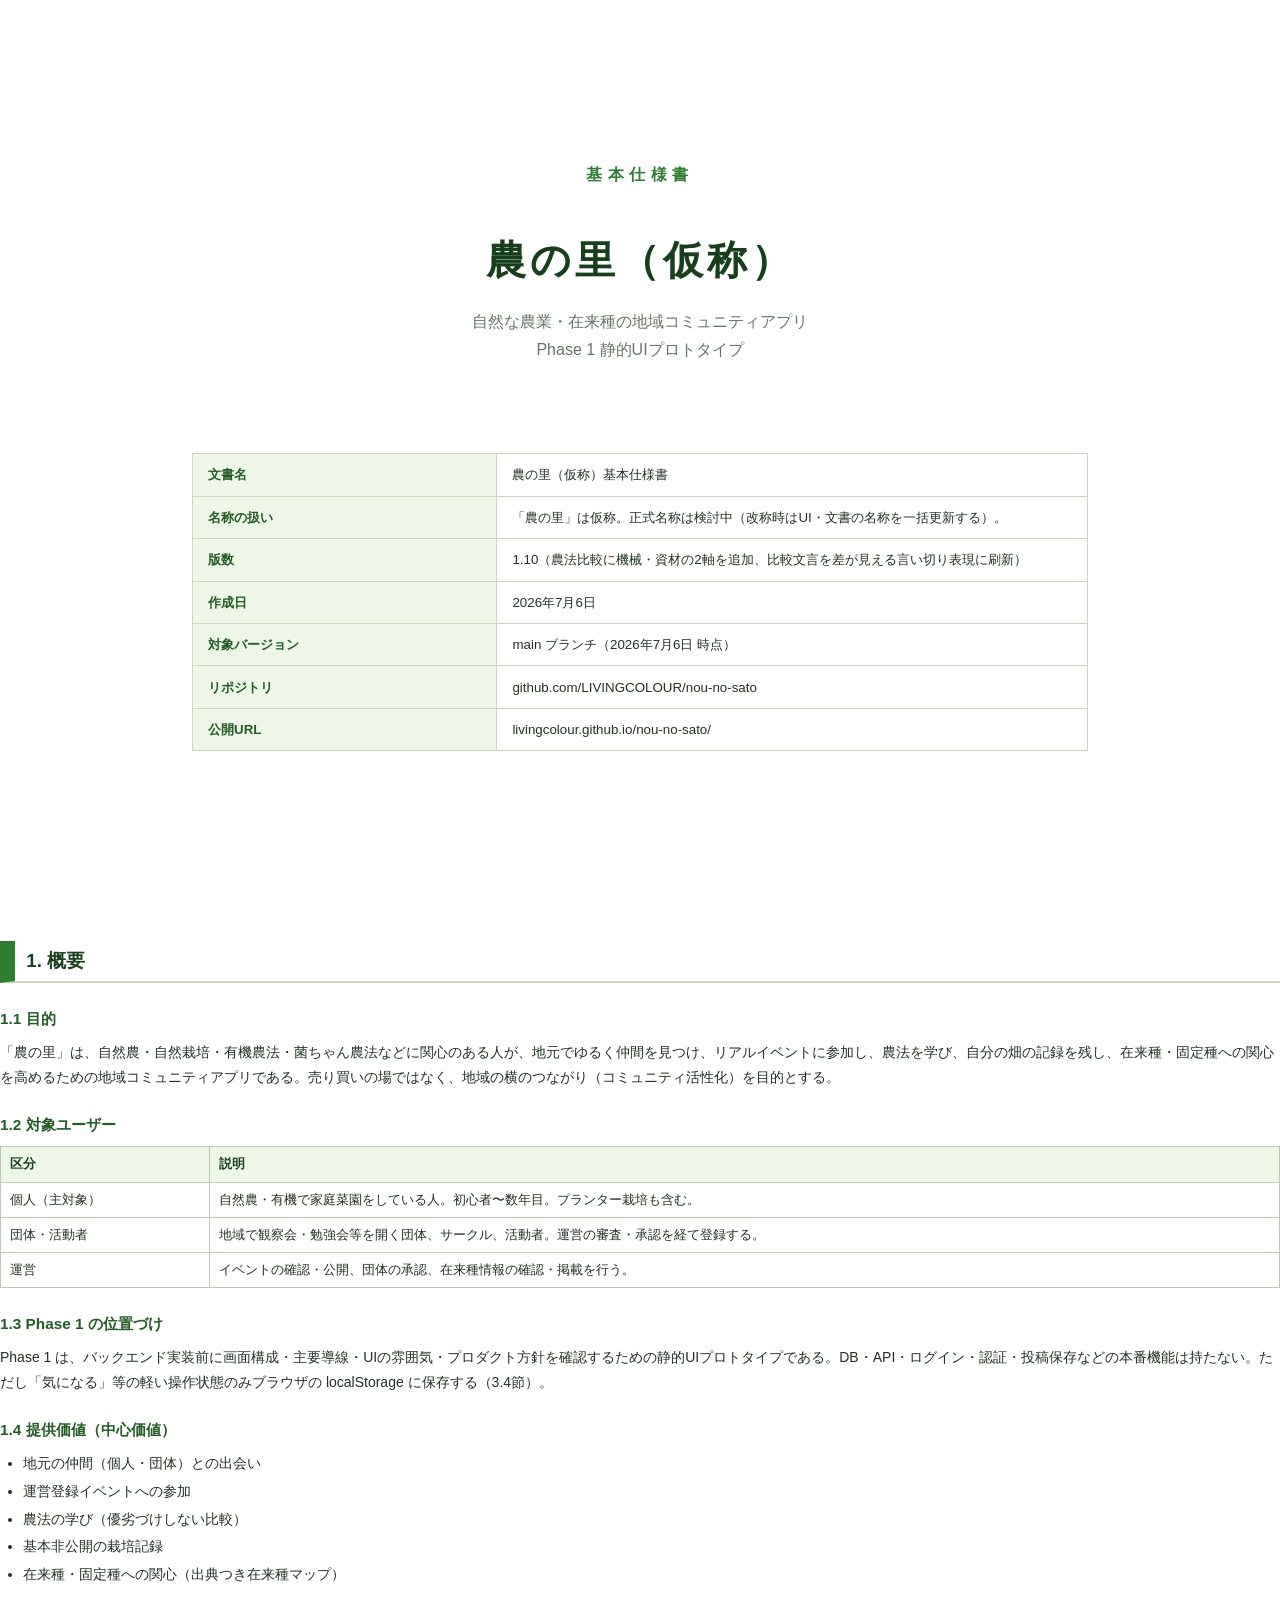
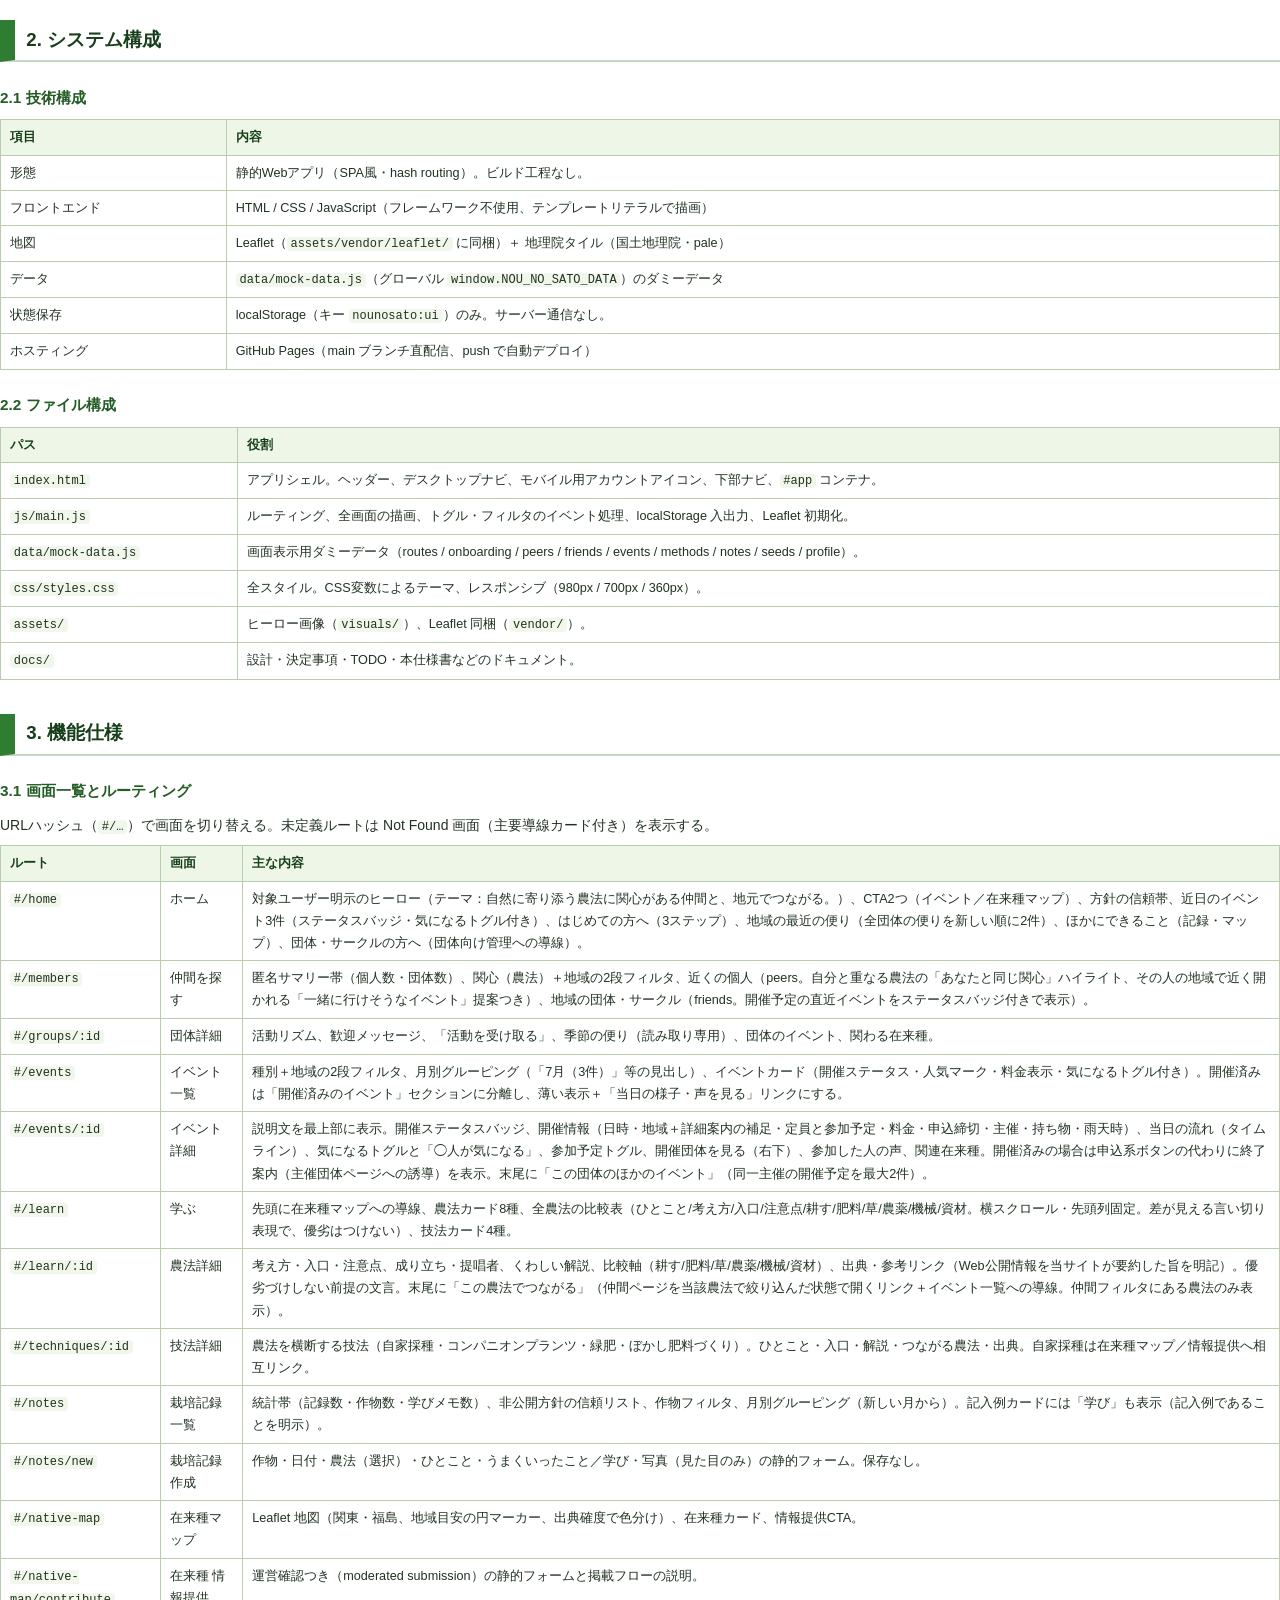
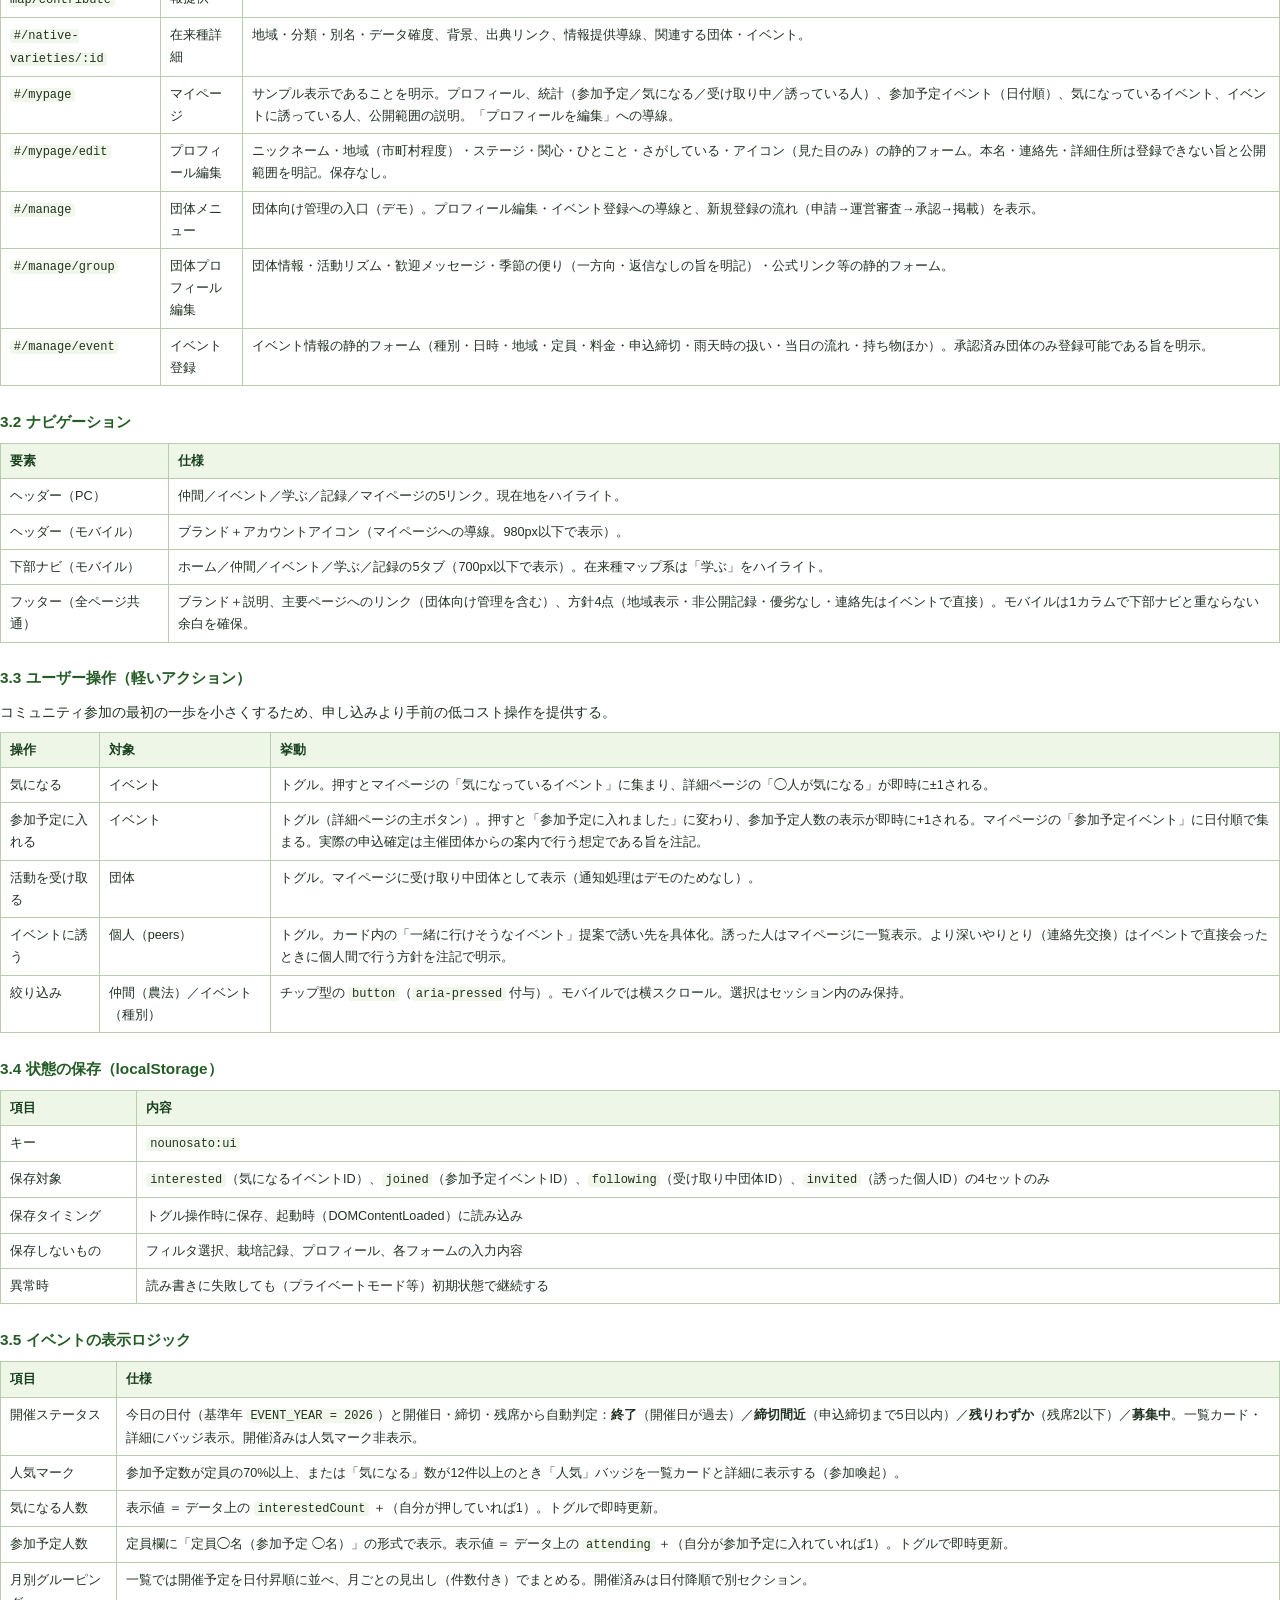
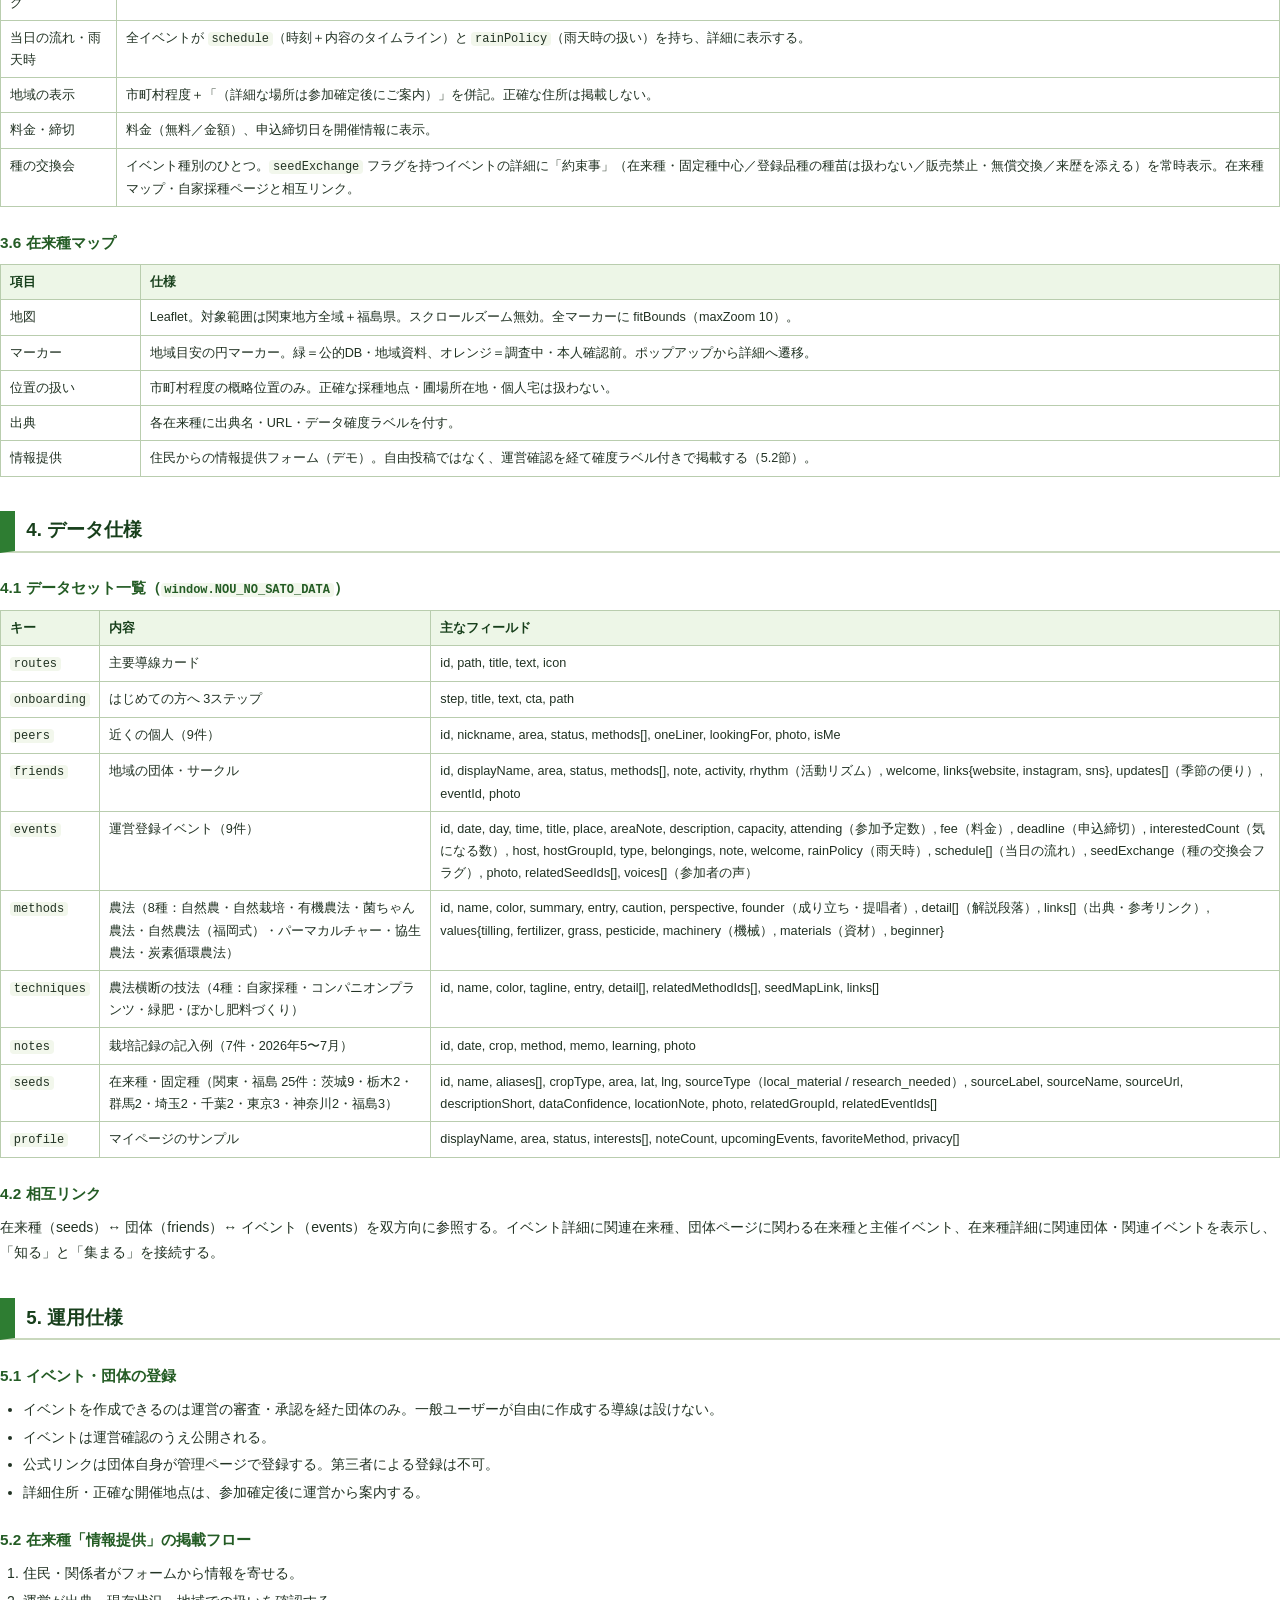
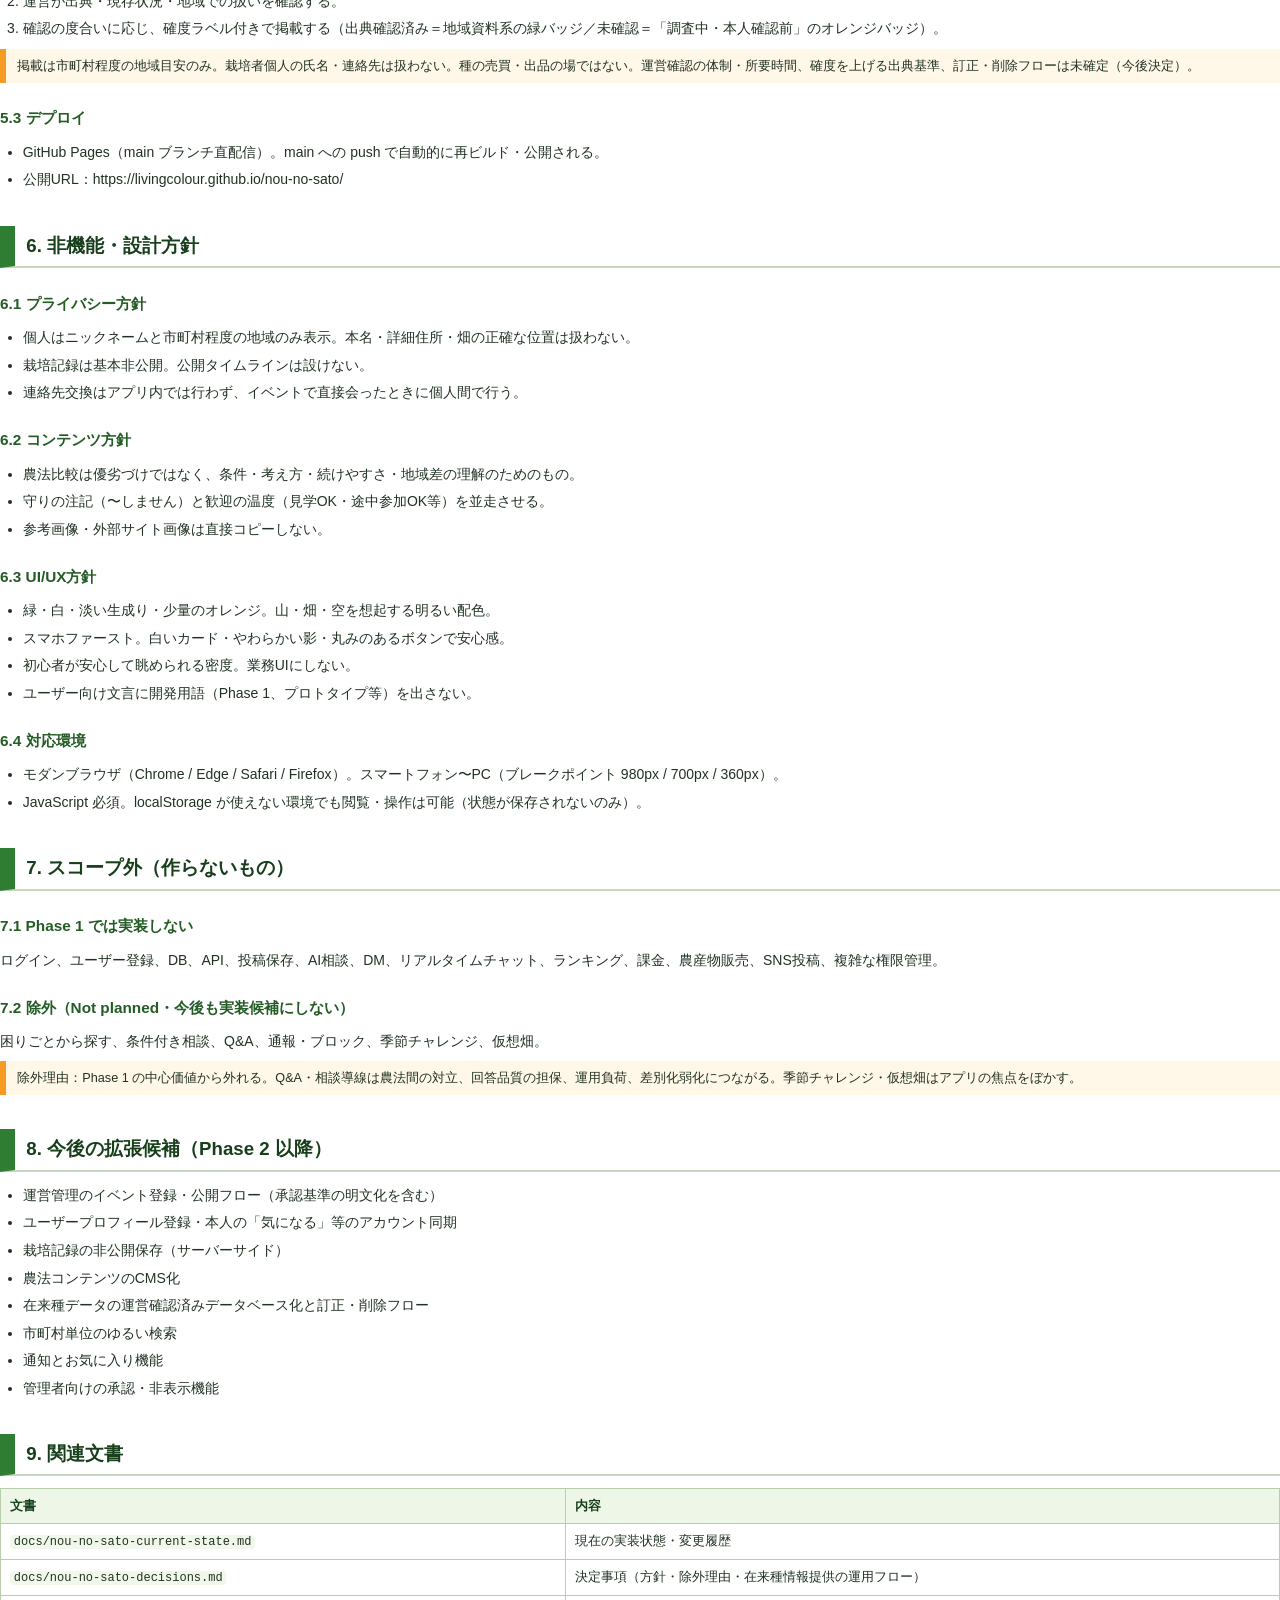
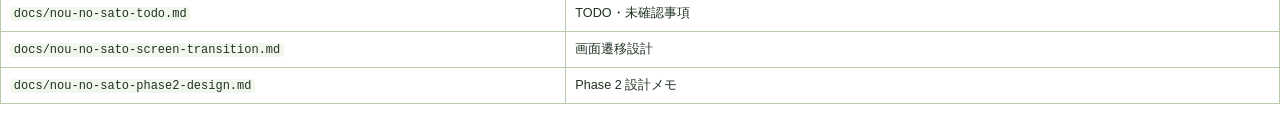
<file: docs/nou-no-sato-basic-spec.html>
<!doctype html>
<html lang="ja">
<head>
<meta charset="utf-8" />
<title>農の里（仮称）基本仕様書</title>
<style>
  @page {
    size: A4;
    margin: 18mm 16mm;
  }
  * { box-sizing: border-box; }
  body {
    margin: 0;
    color: #213223;
    font-family: "Yu Gothic", "Hiragino Kaku Gothic ProN", Meiryo, sans-serif;
    font-size: 10.5pt;
    line-height: 1.75;
  }
  .cover {
    display: flex;
    flex-direction: column;
    justify-content: center;
    min-height: 240mm;
    text-align: center;
    page-break-after: always;
  }
  .cover .doc-type {
    color: #2e7d32;
    font-size: 12pt;
    font-weight: bold;
    letter-spacing: 0.35em;
  }
  .cover h1 {
    margin: 8mm 0 2mm;
    color: #173f1b;
    font-size: 30pt;
    letter-spacing: 0.1em;
  }
  .cover .subtitle {
    color: #657567;
    font-size: 12pt;
  }
  .cover table {
    width: 70%;
    margin: 22mm auto 0;
    border-collapse: collapse;
    font-size: 10pt;
  }
  .cover th, .cover td {
    border: 1px solid #c9d8bd;
    padding: 2.4mm 4mm;
    text-align: left;
  }
  .cover th {
    width: 34%;
    color: #245c25;
    background: #edf6e7;
    font-weight: bold;
  }
  h2 {
    margin: 9mm 0 3mm;
    border-left: 4mm solid #2e7d32;
    border-bottom: 0.6mm solid #c9d8bd;
    padding: 1mm 0 1mm 3mm;
    color: #173f1b;
    font-size: 14pt;
    page-break-after: avoid;
  }
  h3 {
    margin: 6mm 0 2mm;
    color: #245c25;
    font-size: 11.5pt;
    page-break-after: avoid;
  }
  p { margin: 1.5mm 0; }
  ul, ol { margin: 1.5mm 0; padding-left: 6mm; }
  li { margin: 0.8mm 0; }
  table.spec {
    width: 100%;
    margin: 2mm 0 3mm;
    border-collapse: collapse;
    font-size: 9.5pt;
    page-break-inside: auto;
  }
  table.spec th, table.spec td {
    border: 0.35mm solid #b9cdae;
    padding: 1.6mm 2.4mm;
    text-align: left;
    vertical-align: top;
  }
  table.spec th {
    color: #173f1b;
    background: #edf6e7;
    font-weight: bold;
    white-space: nowrap;
  }
  table.spec tr { page-break-inside: avoid; }
  code {
    padding: 0 1mm;
    background: #f2f7ec;
    border-radius: 1mm;
    font-family: Consolas, "Courier New", monospace;
    font-size: 9pt;
  }
  .note {
    margin: 2mm 0;
    border-left: 1.6mm solid #f59a23;
    padding: 1.6mm 3mm;
    background: #fff7e8;
    font-size: 9.5pt;
  }
  .page-break { page-break-before: always; }
</style>
</head>
<body>

<section class="cover">
  <p class="doc-type">基本仕様書</p>
  <h1>農の里（仮称）</h1>
  <p class="subtitle">自然な農業・在来種の地域コミュニティアプリ<br />Phase 1 静的UIプロトタイプ</p>
  <table>
    <tr><th>文書名</th><td>農の里（仮称）基本仕様書</td></tr>
    <tr><th>名称の扱い</th><td>「農の里」は仮称。正式名称は検討中（改称時はUI・文書の名称を一括更新する）。</td></tr>
    <tr><th>版数</th><td>1.10（農法比較に機械・資材の2軸を追加、比較文言を差が見える言い切り表現に刷新）</td></tr>
    <tr><th>作成日</th><td>2026年7月6日</td></tr>
    <tr><th>対象バージョン</th><td>main ブランチ（2026年7月6日 時点）</td></tr>
    <tr><th>リポジトリ</th><td>github.com/LIVINGCOLOUR/nou-no-sato</td></tr>
    <tr><th>公開URL</th><td>livingcolour.github.io/nou-no-sato/</td></tr>
  </table>
</section>

<h2>1. 概要</h2>

<h3>1.1 目的</h3>
<p>「農の里」は、自然農・自然栽培・有機農法・菌ちゃん農法などに関心のある人が、地元でゆるく仲間を見つけ、リアルイベントに参加し、農法を学び、自分の畑の記録を残し、在来種・固定種への関心を高めるための地域コミュニティアプリである。売り買いの場ではなく、地域の横のつながり（コミュニティ活性化）を目的とする。</p>

<h3>1.2 対象ユーザー</h3>
<table class="spec">
  <tr><th>区分</th><th>説明</th></tr>
  <tr><td>個人（主対象）</td><td>自然農・有機で家庭菜園をしている人。初心者〜数年目。プランター栽培も含む。</td></tr>
  <tr><td>団体・活動者</td><td>地域で観察会・勉強会等を開く団体、サークル、活動者。運営の審査・承認を経て登録する。</td></tr>
  <tr><td>運営</td><td>イベントの確認・公開、団体の承認、在来種情報の確認・掲載を行う。</td></tr>
</table>

<h3>1.3 Phase 1 の位置づけ</h3>
<p>Phase 1 は、バックエンド実装前に画面構成・主要導線・UIの雰囲気・プロダクト方針を確認するための静的UIプロトタイプである。DB・API・ログイン・認証・投稿保存などの本番機能は持たない。ただし「気になる」等の軽い操作状態のみブラウザの localStorage に保存する（3.4節）。</p>

<h3>1.4 提供価値（中心価値）</h3>
<ul>
  <li>地元の仲間（個人・団体）との出会い</li>
  <li>運営登録イベントへの参加</li>
  <li>農法の学び（優劣づけしない比較）</li>
  <li>基本非公開の栽培記録</li>
  <li>在来種・固定種への関心（出典つき在来種マップ）</li>
</ul>

<h2>2. システム構成</h2>

<h3>2.1 技術構成</h3>
<table class="spec">
  <tr><th>項目</th><th>内容</th></tr>
  <tr><td>形態</td><td>静的Webアプリ（SPA風・hash routing）。ビルド工程なし。</td></tr>
  <tr><td>フロントエンド</td><td>HTML / CSS / JavaScript（フレームワーク不使用、テンプレートリテラルで描画）</td></tr>
  <tr><td>地図</td><td>Leaflet（<code>assets/vendor/leaflet/</code> に同梱）＋ 地理院タイル（国土地理院・pale）</td></tr>
  <tr><td>データ</td><td><code>data/mock-data.js</code>（グローバル <code>window.NOU_NO_SATO_DATA</code>）のダミーデータ</td></tr>
  <tr><td>状態保存</td><td>localStorage（キー <code>nounosato:ui</code>）のみ。サーバー通信なし。</td></tr>
  <tr><td>ホスティング</td><td>GitHub Pages（main ブランチ直配信、push で自動デプロイ）</td></tr>
</table>

<h3>2.2 ファイル構成</h3>
<table class="spec">
  <tr><th>パス</th><th>役割</th></tr>
  <tr><td><code>index.html</code></td><td>アプリシェル。ヘッダー、デスクトップナビ、モバイル用アカウントアイコン、下部ナビ、<code>#app</code> コンテナ。</td></tr>
  <tr><td><code>js/main.js</code></td><td>ルーティング、全画面の描画、トグル・フィルタのイベント処理、localStorage 入出力、Leaflet 初期化。</td></tr>
  <tr><td><code>data/mock-data.js</code></td><td>画面表示用ダミーデータ（routes / onboarding / peers / friends / events / methods / notes / seeds / profile）。</td></tr>
  <tr><td><code>css/styles.css</code></td><td>全スタイル。CSS変数によるテーマ、レスポンシブ（980px / 700px / 360px）。</td></tr>
  <tr><td><code>assets/</code></td><td>ヒーロー画像（<code>visuals/</code>）、Leaflet 同梱（<code>vendor/</code>）。</td></tr>
  <tr><td><code>docs/</code></td><td>設計・決定事項・TODO・本仕様書などのドキュメント。</td></tr>
</table>

<h2>3. 機能仕様</h2>

<h3>3.1 画面一覧とルーティング</h3>
<p>URLハッシュ（<code>#/…</code>）で画面を切り替える。未定義ルートは Not Found 画面（主要導線カード付き）を表示する。</p>
<table class="spec">
  <tr><th>ルート</th><th>画面</th><th>主な内容</th></tr>
  <tr><td><code>#/home</code></td><td>ホーム</td><td>対象ユーザー明示のヒーロー（テーマ：自然に寄り添う農法に関心がある仲間と、地元でつながる。）、CTA2つ（イベント／在来種マップ）、方針の信頼帯、近日のイベント3件（ステータスバッジ・気になるトグル付き）、はじめての方へ（3ステップ）、地域の最近の便り（全団体の便りを新しい順に2件）、ほかにできること（記録・マップ）、団体・サークルの方へ（団体向け管理への導線）。</td></tr>
  <tr><td><code>#/members</code></td><td>仲間を探す</td><td>匿名サマリー帯（個人数・団体数）、関心（農法）＋地域の2段フィルタ、近くの個人（peers。自分と重なる農法の「あなたと同じ関心」ハイライト、その人の地域で近く開かれる「一緒に行けそうなイベント」提案つき）、地域の団体・サークル（friends。開催予定の直近イベントをステータスバッジ付きで表示）。</td></tr>
  <tr><td><code>#/groups/:id</code></td><td>団体詳細</td><td>活動リズム、歓迎メッセージ、「活動を受け取る」、季節の便り（読み取り専用）、団体のイベント、関わる在来種。</td></tr>
  <tr><td><code>#/events</code></td><td>イベント一覧</td><td>種別＋地域の2段フィルタ、月別グルーピング（「7月（3件）」等の見出し）、イベントカード（開催ステータス・人気マーク・料金表示・気になるトグル付き）。開催済みは「開催済みのイベント」セクションに分離し、薄い表示＋「当日の様子・声を見る」リンクにする。</td></tr>
  <tr><td><code>#/events/:id</code></td><td>イベント詳細</td><td>説明文を最上部に表示。開催ステータスバッジ、開催情報（日時・地域＋詳細案内の補足・定員と参加予定・料金・申込締切・主催・持ち物・雨天時）、当日の流れ（タイムライン）、気になるトグルと「◯人が気になる」、参加予定トグル、開催団体を見る（右下）、参加した人の声、関連在来種。開催済みの場合は申込系ボタンの代わりに終了案内（主催団体ページへの誘導）を表示。末尾に「この団体のほかのイベント」（同一主催の開催予定を最大2件）。</td></tr>
  <tr><td><code>#/learn</code></td><td>学ぶ</td><td>先頭に在来種マップへの導線、農法カード8種、全農法の比較表（ひとこと/考え方/入口/注意点/耕す/肥料/草/農薬/機械/資材。横スクロール・先頭列固定。差が見える言い切り表現で、優劣はつけない）、技法カード4種。</td></tr>
  <tr><td><code>#/learn/:id</code></td><td>農法詳細</td><td>考え方・入口・注意点、成り立ち・提唱者、くわしい解説、比較軸（耕す/肥料/草/農薬/機械/資材）、出典・参考リンク（Web公開情報を当サイトが要約した旨を明記）。優劣づけしない前提の文言。末尾に「この農法でつながる」（仲間ページを当該農法で絞り込んだ状態で開くリンク＋イベント一覧への導線。仲間フィルタにある農法のみ表示）。</td></tr>
  <tr><td><code>#/techniques/:id</code></td><td>技法詳細</td><td>農法を横断する技法（自家採種・コンパニオンプランツ・緑肥・ぼかし肥料づくり）。ひとこと・入口・解説・つながる農法・出典。自家採種は在来種マップ／情報提供へ相互リンク。</td></tr>
  <tr><td><code>#/notes</code></td><td>栽培記録一覧</td><td>統計帯（記録数・作物数・学びメモ数）、非公開方針の信頼リスト、作物フィルタ、月別グルーピング（新しい月から）。記入例カードには「学び」も表示（記入例であることを明示）。</td></tr>
  <tr><td><code>#/notes/new</code></td><td>栽培記録作成</td><td>作物・日付・農法（選択）・ひとこと・うまくいったこと／学び・写真（見た目のみ）の静的フォーム。保存なし。</td></tr>
  <tr><td><code>#/native-map</code></td><td>在来種マップ</td><td>Leaflet 地図（関東・福島、地域目安の円マーカー、出典確度で色分け）、在来種カード、情報提供CTA。</td></tr>
  <tr><td><code>#/native-map/contribute</code></td><td>在来種 情報提供</td><td>運営確認つき（moderated submission）の静的フォームと掲載フローの説明。</td></tr>
  <tr><td><code>#/native-varieties/:id</code></td><td>在来種詳細</td><td>地域・分類・別名・データ確度、背景、出典リンク、情報提供導線、関連する団体・イベント。</td></tr>
  <tr><td><code>#/mypage</code></td><td>マイページ</td><td>サンプル表示であることを明示。プロフィール、統計（参加予定／気になる／受け取り中／誘っている人）、参加予定イベント（日付順）、気になっているイベント、イベントに誘っている人、公開範囲の説明。「プロフィールを編集」への導線。</td></tr>
  <tr><td><code>#/mypage/edit</code></td><td>プロフィール編集</td><td>ニックネーム・地域（市町村程度）・ステージ・関心・ひとこと・さがしている・アイコン（見た目のみ）の静的フォーム。本名・連絡先・詳細住所は登録できない旨と公開範囲を明記。保存なし。</td></tr>
  <tr><td><code>#/manage</code></td><td>団体メニュー</td><td>団体向け管理の入口（デモ）。プロフィール編集・イベント登録への導線と、新規登録の流れ（申請→運営審査→承認→掲載）を表示。</td></tr>
  <tr><td><code>#/manage/group</code></td><td>団体プロフィール編集</td><td>団体情報・活動リズム・歓迎メッセージ・季節の便り（一方向・返信なしの旨を明記）・公式リンク等の静的フォーム。</td></tr>
  <tr><td><code>#/manage/event</code></td><td>イベント登録</td><td>イベント情報の静的フォーム（種別・日時・地域・定員・料金・申込締切・雨天時の扱い・当日の流れ・持ち物ほか）。承認済み団体のみ登録可能である旨を明示。</td></tr>
</table>

<h3>3.2 ナビゲーション</h3>
<table class="spec">
  <tr><th>要素</th><th>仕様</th></tr>
  <tr><td>ヘッダー（PC）</td><td>仲間／イベント／学ぶ／記録／マイページの5リンク。現在地をハイライト。</td></tr>
  <tr><td>ヘッダー（モバイル）</td><td>ブランド＋アカウントアイコン（マイページへの導線。980px以下で表示）。</td></tr>
  <tr><td>下部ナビ（モバイル）</td><td>ホーム／仲間／イベント／学ぶ／記録の5タブ（700px以下で表示）。在来種マップ系は「学ぶ」をハイライト。</td></tr>
  <tr><td>フッター（全ページ共通）</td><td>ブランド＋説明、主要ページへのリンク（団体向け管理を含む）、方針4点（地域表示・非公開記録・優劣なし・連絡先はイベントで直接）。モバイルは1カラムで下部ナビと重ならない余白を確保。</td></tr>
</table>

<h3>3.3 ユーザー操作（軽いアクション）</h3>
<p>コミュニティ参加の最初の一歩を小さくするため、申し込みより手前の低コスト操作を提供する。</p>
<table class="spec">
  <tr><th>操作</th><th>対象</th><th>挙動</th></tr>
  <tr><td>気になる</td><td>イベント</td><td>トグル。押すとマイページの「気になっているイベント」に集まり、詳細ページの「◯人が気になる」が即時に±1される。</td></tr>
  <tr><td>参加予定に入れる</td><td>イベント</td><td>トグル（詳細ページの主ボタン）。押すと「参加予定に入れました」に変わり、参加予定人数の表示が即時に+1される。マイページの「参加予定イベント」に日付順で集まる。実際の申込確定は主催団体からの案内で行う想定である旨を注記。</td></tr>
  <tr><td>活動を受け取る</td><td>団体</td><td>トグル。マイページに受け取り中団体として表示（通知処理はデモのためなし）。</td></tr>
  <tr><td>イベントに誘う</td><td>個人（peers）</td><td>トグル。カード内の「一緒に行けそうなイベント」提案で誘い先を具体化。誘った人はマイページに一覧表示。より深いやりとり（連絡先交換）はイベントで直接会ったときに個人間で行う方針を注記で明示。</td></tr>
  <tr><td>絞り込み</td><td>仲間（農法）／イベント（種別）</td><td>チップ型の <code>button</code>（<code>aria-pressed</code> 付与）。モバイルでは横スクロール。選択はセッション内のみ保持。</td></tr>
</table>

<h3>3.4 状態の保存（localStorage）</h3>
<table class="spec">
  <tr><th>項目</th><th>内容</th></tr>
  <tr><td>キー</td><td><code>nounosato:ui</code></td></tr>
  <tr><td>保存対象</td><td><code>interested</code>（気になるイベントID）、<code>joined</code>（参加予定イベントID）、<code>following</code>（受け取り中団体ID）、<code>invited</code>（誘った個人ID）の4セットのみ</td></tr>
  <tr><td>保存タイミング</td><td>トグル操作時に保存、起動時（DOMContentLoaded）に読み込み</td></tr>
  <tr><td>保存しないもの</td><td>フィルタ選択、栽培記録、プロフィール、各フォームの入力内容</td></tr>
  <tr><td>異常時</td><td>読み書きに失敗しても（プライベートモード等）初期状態で継続する</td></tr>
</table>

<h3>3.5 イベントの表示ロジック</h3>
<table class="spec">
  <tr><th>項目</th><th>仕様</th></tr>
  <tr><td>開催ステータス</td><td>今日の日付（基準年 <code>EVENT_YEAR = 2026</code>）と開催日・締切・残席から自動判定：<strong>終了</strong>（開催日が過去）／<strong>締切間近</strong>（申込締切まで5日以内）／<strong>残りわずか</strong>（残席2以下）／<strong>募集中</strong>。一覧カード・詳細にバッジ表示。開催済みは人気マーク非表示。</td></tr>
  <tr><td>人気マーク</td><td>参加予定数が定員の70%以上、または「気になる」数が12件以上のとき「人気」バッジを一覧カードと詳細に表示する（参加喚起）。</td></tr>
  <tr><td>気になる人数</td><td>表示値 ＝ データ上の <code>interestedCount</code> ＋（自分が押していれば1）。トグルで即時更新。</td></tr>
  <tr><td>参加予定人数</td><td>定員欄に「定員◯名（参加予定 ◯名）」の形式で表示。表示値 ＝ データ上の <code>attending</code> ＋（自分が参加予定に入れていれば1）。トグルで即時更新。</td></tr>
  <tr><td>月別グルーピング</td><td>一覧では開催予定を日付昇順に並べ、月ごとの見出し（件数付き）でまとめる。開催済みは日付降順で別セクション。</td></tr>
  <tr><td>当日の流れ・雨天時</td><td>全イベントが <code>schedule</code>（時刻＋内容のタイムライン）と <code>rainPolicy</code>（雨天時の扱い）を持ち、詳細に表示する。</td></tr>
  <tr><td>地域の表示</td><td>市町村程度＋「（詳細な場所は参加確定後にご案内）」を併記。正確な住所は掲載しない。</td></tr>
  <tr><td>料金・締切</td><td>料金（無料／金額）、申込締切日を開催情報に表示。</td></tr>
  <tr><td>種の交換会</td><td>イベント種別のひとつ。<code>seedExchange</code> フラグを持つイベントの詳細に「約束事」（在来種・固定種中心／登録品種の種苗は扱わない／販売禁止・無償交換／来歴を添える）を常時表示。在来種マップ・自家採種ページと相互リンク。</td></tr>
</table>

<h3>3.6 在来種マップ</h3>
<table class="spec">
  <tr><th>項目</th><th>仕様</th></tr>
  <tr><td>地図</td><td>Leaflet。対象範囲は関東地方全域＋福島県。スクロールズーム無効。全マーカーに fitBounds（maxZoom 10）。</td></tr>
  <tr><td>マーカー</td><td>地域目安の円マーカー。緑＝公的DB・地域資料、オレンジ＝調査中・本人確認前。ポップアップから詳細へ遷移。</td></tr>
  <tr><td>位置の扱い</td><td>市町村程度の概略位置のみ。正確な採種地点・圃場所在地・個人宅は扱わない。</td></tr>
  <tr><td>出典</td><td>各在来種に出典名・URL・データ確度ラベルを付す。</td></tr>
  <tr><td>情報提供</td><td>住民からの情報提供フォーム（デモ）。自由投稿ではなく、運営確認を経て確度ラベル付きで掲載する（5.2節）。</td></tr>
</table>

<h2 class="page-break">4. データ仕様</h2>

<h3>4.1 データセット一覧（<code>window.NOU_NO_SATO_DATA</code>）</h3>
<table class="spec">
  <tr><th>キー</th><th>内容</th><th>主なフィールド</th></tr>
  <tr><td><code>routes</code></td><td>主要導線カード</td><td>id, path, title, text, icon</td></tr>
  <tr><td><code>onboarding</code></td><td>はじめての方へ 3ステップ</td><td>step, title, text, cta, path</td></tr>
  <tr><td><code>peers</code></td><td>近くの個人（9件）</td><td>id, nickname, area, status, methods[], oneLiner, lookingFor, photo, isMe</td></tr>
  <tr><td><code>friends</code></td><td>地域の団体・サークル</td><td>id, displayName, area, status, methods[], note, activity, rhythm（活動リズム）, welcome, links{website, instagram, sns}, updates[]（季節の便り）, eventId, photo</td></tr>
  <tr><td><code>events</code></td><td>運営登録イベント（9件）</td><td>id, date, day, time, title, place, areaNote, description, capacity, attending（参加予定数）, fee（料金）, deadline（申込締切）, interestedCount（気になる数）, host, hostGroupId, type, belongings, note, welcome, rainPolicy（雨天時）, schedule[]（当日の流れ）, seedExchange（種の交換会フラグ）, photo, relatedSeedIds[], voices[]（参加者の声）</td></tr>
  <tr><td><code>methods</code></td><td>農法（8種：自然農・自然栽培・有機農法・菌ちゃん農法・自然農法（福岡式）・パーマカルチャー・協生農法・炭素循環農法）</td><td>id, name, color, summary, entry, caution, perspective, founder（成り立ち・提唱者）, detail[]（解説段落）, links[]（出典・参考リンク）, values{tilling, fertilizer, grass, pesticide, machinery（機械）, materials（資材）, beginner}</td></tr>
  <tr><td><code>techniques</code></td><td>農法横断の技法（4種：自家採種・コンパニオンプランツ・緑肥・ぼかし肥料づくり）</td><td>id, name, color, tagline, entry, detail[], relatedMethodIds[], seedMapLink, links[]</td></tr>
  <tr><td><code>notes</code></td><td>栽培記録の記入例（7件・2026年5〜7月）</td><td>id, date, crop, method, memo, learning, photo</td></tr>
  <tr><td><code>seeds</code></td><td>在来種・固定種（関東・福島 25件：茨城9・栃木2・群馬2・埼玉2・千葉2・東京3・神奈川2・福島3）</td><td>id, name, aliases[], cropType, area, lat, lng, sourceType（local_material / research_needed）, sourceLabel, sourceName, sourceUrl, descriptionShort, dataConfidence, locationNote, photo, relatedGroupId, relatedEventIds[]</td></tr>
  <tr><td><code>profile</code></td><td>マイページのサンプル</td><td>displayName, area, status, interests[], noteCount, upcomingEvents, favoriteMethod, privacy[]</td></tr>
</table>

<h3>4.2 相互リンク</h3>
<p>在来種（seeds）↔ 団体（friends）↔ イベント（events）を双方向に参照する。イベント詳細に関連在来種、団体ページに関わる在来種と主催イベント、在来種詳細に関連団体・関連イベントを表示し、「知る」と「集まる」を接続する。</p>

<h2>5. 運用仕様</h2>

<h3>5.1 イベント・団体の登録</h3>
<ul>
  <li>イベントを作成できるのは運営の審査・承認を経た団体のみ。一般ユーザーが自由に作成する導線は設けない。</li>
  <li>イベントは運営確認のうえ公開される。</li>
  <li>公式リンクは団体自身が管理ページで登録する。第三者による登録は不可。</li>
  <li>詳細住所・正確な開催地点は、参加確定後に運営から案内する。</li>
</ul>

<h3>5.2 在来種「情報提供」の掲載フロー</h3>
<ol>
  <li>住民・関係者がフォームから情報を寄せる。</li>
  <li>運営が出典・現存状況・地域での扱いを確認する。</li>
  <li>確認の度合いに応じ、確度ラベル付きで掲載する（出典確認済み＝地域資料系の緑バッジ／未確認＝「調査中・本人確認前」のオレンジバッジ）。</li>
</ol>
<div class="note">掲載は市町村程度の地域目安のみ。栽培者個人の氏名・連絡先は扱わない。種の売買・出品の場ではない。運営確認の体制・所要時間、確度を上げる出典基準、訂正・削除フローは未確定（今後決定）。</div>

<h3>5.3 デプロイ</h3>
<ul>
  <li>GitHub Pages（main ブランチ直配信）。main への push で自動的に再ビルド・公開される。</li>
  <li>公開URL：https://livingcolour.github.io/nou-no-sato/</li>
</ul>

<h2>6. 非機能・設計方針</h2>

<h3>6.1 プライバシー方針</h3>
<ul>
  <li>個人はニックネームと市町村程度の地域のみ表示。本名・詳細住所・畑の正確な位置は扱わない。</li>
  <li>栽培記録は基本非公開。公開タイムラインは設けない。</li>
  <li>連絡先交換はアプリ内では行わず、イベントで直接会ったときに個人間で行う。</li>
</ul>

<h3>6.2 コンテンツ方針</h3>
<ul>
  <li>農法比較は優劣づけではなく、条件・考え方・続けやすさ・地域差の理解のためのもの。</li>
  <li>守りの注記（〜しません）と歓迎の温度（見学OK・途中参加OK等）を並走させる。</li>
  <li>参考画像・外部サイト画像は直接コピーしない。</li>
</ul>

<h3>6.3 UI/UX方針</h3>
<ul>
  <li>緑・白・淡い生成り・少量のオレンジ。山・畑・空を想起する明るい配色。</li>
  <li>スマホファースト。白いカード・やわらかい影・丸みのあるボタンで安心感。</li>
  <li>初心者が安心して眺められる密度。業務UIにしない。</li>
  <li>ユーザー向け文言に開発用語（Phase 1、プロトタイプ等）を出さない。</li>
</ul>

<h3>6.4 対応環境</h3>
<ul>
  <li>モダンブラウザ（Chrome / Edge / Safari / Firefox）。スマートフォン〜PC（ブレークポイント 980px / 700px / 360px）。</li>
  <li>JavaScript 必須。localStorage が使えない環境でも閲覧・操作は可能（状態が保存されないのみ）。</li>
</ul>

<h2>7. スコープ外（作らないもの）</h2>

<h3>7.1 Phase 1 では実装しない</h3>
<p>ログイン、ユーザー登録、DB、API、投稿保存、AI相談、DM、リアルタイムチャット、ランキング、課金、農産物販売、SNS投稿、複雑な権限管理。</p>

<h3>7.2 除外（Not planned・今後も実装候補にしない）</h3>
<p>困りごとから探す、条件付き相談、Q&amp;A、通報・ブロック、季節チャレンジ、仮想畑。</p>
<div class="note">除外理由：Phase 1 の中心価値から外れる。Q&amp;A・相談導線は農法間の対立、回答品質の担保、運用負荷、差別化弱化につながる。季節チャレンジ・仮想畑はアプリの焦点をぼかす。</div>

<h2>8. 今後の拡張候補（Phase 2 以降）</h2>
<ul>
  <li>運営管理のイベント登録・公開フロー（承認基準の明文化を含む）</li>
  <li>ユーザープロフィール登録・本人の「気になる」等のアカウント同期</li>
  <li>栽培記録の非公開保存（サーバーサイド）</li>
  <li>農法コンテンツのCMS化</li>
  <li>在来種データの運営確認済みデータベース化と訂正・削除フロー</li>
  <li>市町村単位のゆるい検索</li>
  <li>通知とお気に入り機能</li>
  <li>管理者向けの承認・非表示機能</li>
</ul>

<h2>9. 関連文書</h2>
<table class="spec">
  <tr><th>文書</th><th>内容</th></tr>
  <tr><td><code>docs/nou-no-sato-current-state.md</code></td><td>現在の実装状態・変更履歴</td></tr>
  <tr><td><code>docs/nou-no-sato-decisions.md</code></td><td>決定事項（方針・除外理由・在来種情報提供の運用フロー）</td></tr>
  <tr><td><code>docs/nou-no-sato-todo.md</code></td><td>TODO・未確認事項</td></tr>
  <tr><td><code>docs/nou-no-sato-screen-transition.md</code></td><td>画面遷移設計</td></tr>
  <tr><td><code>docs/nou-no-sato-phase2-design.md</code></td><td>Phase 2 設計メモ</td></tr>
</table>

</body>
</html>
</file>
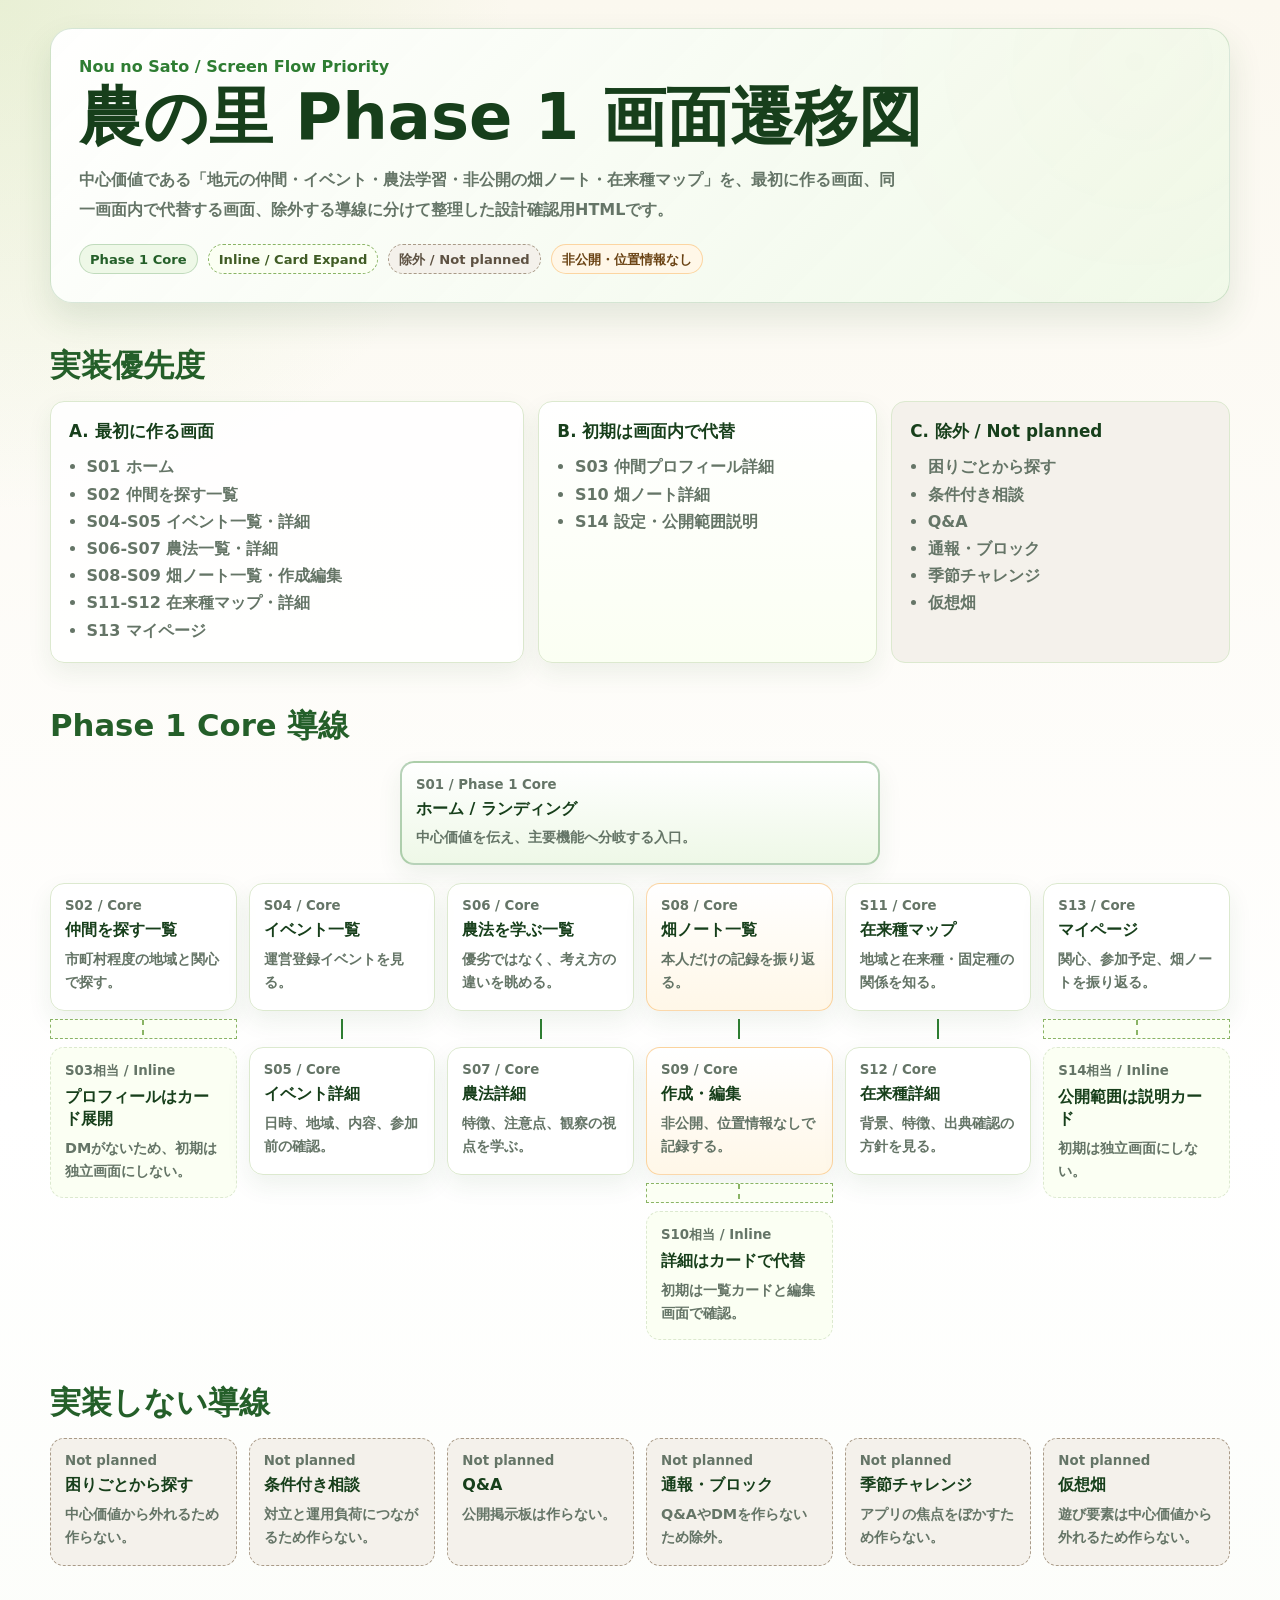
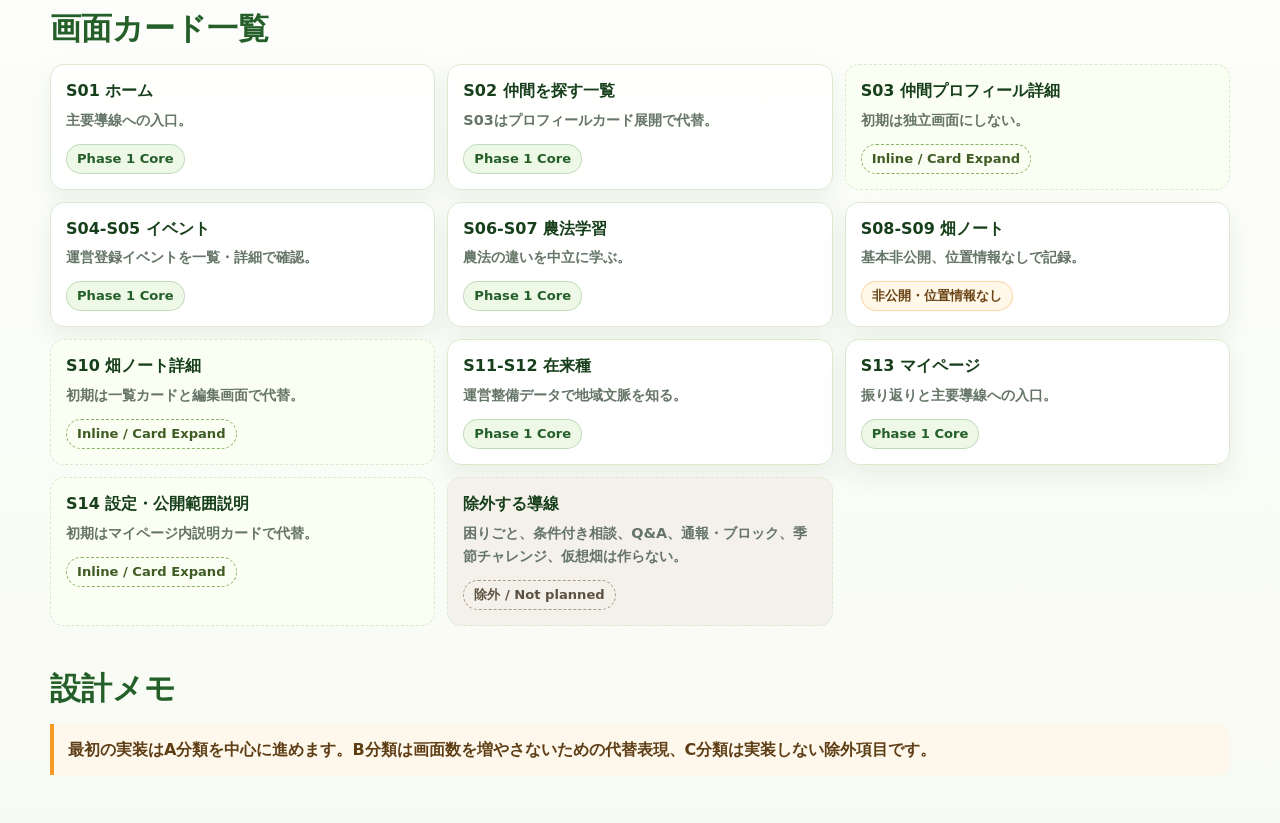
<file: docs/nou-no-sato-screen-flow.html>
<!doctype html>
<html lang="ja">
  <head>
    <meta charset="utf-8" />
    <meta name="viewport" content="width=device-width, initial-scale=1" />
    <title>農の里 Phase 1 画面遷移図</title>
    <style>
      :root {
        --green-900: #173f1b;
        --green-800: #245f29;
        --green-700: #2e7d32;
        --green-100: #eef8e7;
        --green-050: #f8fbf3;
        --cream: #fff7e8;
        --orange: #f59a23;
        --soil: #8d6e63;
        --excluded: #f4f1eb;
        --line: #dce9cf;
        --ink: #213223;
        --muted: #657567;
        --shadow: 0 16px 34px rgba(38, 91, 42, 0.12);
      }

      * { box-sizing: border-box; }
      html, body { max-width: 100%; overflow-x: hidden; }
      body {
        margin: 0;
        font-family: "Noto Sans JP", system-ui, -apple-system, BlinkMacSystemFont, "Segoe UI", sans-serif;
        color: var(--ink);
        background:
          radial-gradient(circle at top left, rgba(174, 213, 129, 0.24), transparent 32rem),
          linear-gradient(180deg, #fbf8ef 0%, #ffffff 46%, #f8fbf3 100%);
      }

      main {
        width: min(calc(100% - 32px), 1180px);
        margin: 0 auto;
        padding: 28px 0 48px;
      }

      .hero {
        border: 1px solid rgba(46, 125, 50, 0.18);
        border-radius: 22px;
        padding: 28px;
        background:
          linear-gradient(135deg, rgba(255, 255, 255, 0.96), rgba(238, 248, 231, 0.88)),
          radial-gradient(circle at 92% 12%, rgba(245, 154, 35, 0.18), transparent 18rem);
        box-shadow: var(--shadow);
      }

      .eyebrow {
        margin: 0 0 8px;
        color: var(--green-700);
        font-weight: 900;
        letter-spacing: 0;
      }

      h1, h2, h3, p { margin: 0; }
      h1 {
        color: var(--green-900);
        font-size: clamp(2rem, 5vw, 4.8rem);
        line-height: 1.05;
        letter-spacing: 0;
        overflow-wrap: anywhere;
        word-break: break-all;
      }
      h2 {
        color: var(--green-800);
        font-size: clamp(1.25rem, 2.4vw, 2rem);
        margin-bottom: 14px;
      }
      h3 {
        color: var(--green-900);
        font-size: 1rem;
        line-height: 1.35;
      }
      .lead {
        margin-top: 14px;
        max-width: 820px;
        line-height: 1.85;
        color: var(--muted);
        font-weight: 700;
        overflow-wrap: anywhere;
      }

      .legend, .summary {
        display: flex;
        flex-wrap: wrap;
        gap: 10px;
        margin-top: 20px;
      }

      .tag, .legend span {
        display: inline-flex;
        align-items: center;
        min-height: 30px;
        padding: 6px 10px;
        border-radius: 999px;
        font-size: 0.82rem;
        font-weight: 900;
        line-height: 1.2;
        flex: 0 0 auto;
        max-width: 100%;
        white-space: normal;
      }
      .core { color: var(--green-800); background: var(--green-100); border: 1px solid rgba(46, 125, 50, 0.24); }
      .inline { color: #405c25; background: #fbfff3; border: 1px dashed #8ab465; }
      .excluded { color: #5d5142; background: var(--excluded); border: 1px dashed #a99b88; }
      .privacy { color: #6a4314; background: var(--cream); border: 1px solid rgba(245, 154, 35, 0.36); }

      section { margin-top: 42px; }

      .priority-grid {
        display: grid;
        grid-template-columns: 1.4fr 1fr 1fr;
        gap: 14px;
      }

      .priority-card, .node, .screen-card {
        border: 1px solid var(--line);
        border-radius: 14px;
        background: rgba(255, 255, 255, 0.88);
        box-shadow: 0 10px 24px rgba(38, 91, 42, 0.08);
        min-width: 0;
        overflow-wrap: anywhere;
      }

      .priority-card { padding: 18px; }
      .priority-card strong {
        display: block;
        color: var(--green-900);
        font-size: 1.05rem;
        margin-bottom: 10px;
      }
      .priority-card ul {
        margin: 0;
        padding-left: 1.1rem;
        color: var(--muted);
        line-height: 1.7;
        font-weight: 700;
      }
      .priority-card.inline { background: linear-gradient(180deg, #fff, #fbfff3); }
      .priority-card.excluded { background: var(--excluded); box-shadow: none; }

      .flow {
        display: grid;
        gap: 18px;
      }
      .home-row { display: grid; place-items: center; }
      .branches {
        display: grid;
        grid-template-columns: repeat(6, minmax(0, 1fr));
        gap: 12px;
      }
      .branch {
        display: grid;
        gap: 8px;
        align-content: start;
      }
      .node {
        min-height: 128px;
        padding: 14px;
      }
      .node.home {
        width: min(100%, 480px);
        min-height: 0;
        border-color: rgba(46, 125, 50, 0.34);
        border-width: 2px;
        background: linear-gradient(180deg, #ffffff, #eef8e7);
      }
      .node.inline {
        border-style: dashed;
        background: #fbfff3;
        box-shadow: none;
      }
      .node.excluded {
        border-style: dashed;
        border-color: #a99b88;
        background: var(--excluded);
        box-shadow: none;
      }
      .node.privacy {
        border-color: rgba(245, 154, 35, 0.38);
        background: linear-gradient(180deg, #ffffff, #fff7e8);
      }
      .node small {
        display: block;
        color: var(--muted);
        font-weight: 900;
        margin-bottom: 6px;
      }
      .node p, .screen-card p {
        margin-top: 7px;
        color: var(--muted);
        font-size: 0.9rem;
        line-height: 1.6;
        font-weight: 700;
      }
      .connector {
        height: 20px;
        position: relative;
      }
      .connector::before {
        content: "";
        position: absolute;
        inset: 0 auto 0 50%;
        width: 2px;
        background: var(--green-700);
        transform: translateX(-50%);
      }
      .connector.inline::before {
        background: repeating-linear-gradient(180deg, #8ab465 0 5px, transparent 5px 10px);
      }

      .excluded-band, .screen-grid {
        display: grid;
        gap: 12px;
      }
      .excluded-band { grid-template-columns: repeat(6, minmax(0, 1fr)); }
      .screen-grid { grid-template-columns: repeat(3, minmax(0, 1fr)); }
      .screen-card { padding: 15px; }
      .screen-card.inline { border-style: dashed; background: #fbfff3; box-shadow: none; }
      .screen-card.excluded { border-style: dashed; background: var(--excluded); box-shadow: none; }
      .screen-card .tag { margin-top: 12px; }

      .note {
        border-left: 4px solid var(--orange);
        padding: 12px 14px;
        background: rgba(255, 247, 232, 0.75);
        border-radius: 0 12px 12px 0;
        color: #5f3e16;
        font-weight: 800;
        line-height: 1.7;
      }

      @media (max-width: 980px) {
        .priority-grid { grid-template-columns: 1fr; }
        .branches, .excluded-band { grid-template-columns: repeat(2, minmax(0, 1fr)); }
        .screen-grid { grid-template-columns: repeat(2, minmax(0, 1fr)); }
      }

      @media (max-width: 620px) {
        main { width: min(calc(100% - 20px), 1180px); padding-top: 18px; }
        .hero { padding: 22px 18px; border-radius: 18px; }
        h1 { font-size: clamp(1.15rem, 5.7vw, 1.55rem); line-height: 1.18; }
        .lead { font-size: 0.9rem; line-height: 1.75; word-break: break-all; }
        .legend { display: grid; grid-template-columns: 1fr; justify-items: start; }
        .branches, .excluded-band, .screen-grid { grid-template-columns: 1fr; }
        .node { min-height: 0; }
      }
    </style>
  </head>
  <body>
    <main>
      <header class="hero">
        <p class="eyebrow">Nou no Sato / Screen Flow Priority</p>
        <h1>農の里 Phase 1 画面遷移図</h1>
        <p class="lead">中心価値である「地元の仲間・イベント・農法学習・非公開の畑ノート・在来種マップ」を、最初に作る画面、同一画面内で代替する画面、除外する導線に分けて整理した設計確認用HTMLです。</p>
        <div class="legend" aria-label="凡例">
          <span class="core">Phase 1 Core</span>
          <span class="inline">Inline / Card Expand</span>
          <span class="excluded">除外 / Not planned</span>
          <span class="privacy">非公開・位置情報なし</span>
        </div>
      </header>

      <section aria-labelledby="priority">
        <h2 id="priority">実装優先度</h2>
        <div class="priority-grid">
          <article class="priority-card">
            <strong>A. 最初に作る画面</strong>
            <ul>
              <li>S01 ホーム</li>
              <li>S02 仲間を探す一覧</li>
              <li>S04-S05 イベント一覧・詳細</li>
              <li>S06-S07 農法一覧・詳細</li>
              <li>S08-S09 畑ノート一覧・作成編集</li>
              <li>S11-S12 在来種マップ・詳細</li>
              <li>S13 マイページ</li>
            </ul>
          </article>
          <article class="priority-card inline">
            <strong>B. 初期は画面内で代替</strong>
            <ul>
              <li>S03 仲間プロフィール詳細</li>
              <li>S10 畑ノート詳細</li>
              <li>S14 設定・公開範囲説明</li>
            </ul>
          </article>
          <article class="priority-card excluded">
            <strong>C. 除外 / Not planned</strong>
            <ul>
              <li>困りごとから探す</li>
              <li>条件付き相談</li>
              <li>Q&A</li>
              <li>通報・ブロック</li>
              <li>季節チャレンジ</li>
              <li>仮想畑</li>
            </ul>
          </article>
        </div>
      </section>

      <section aria-labelledby="main-flow">
        <h2 id="main-flow">Phase 1 Core 導線</h2>
        <div class="flow">
          <div class="home-row">
            <article class="node home">
              <small>S01 / Phase 1 Core</small>
              <h3>ホーム / ランディング</h3>
              <p>中心価値を伝え、主要機能へ分岐する入口。</p>
            </article>
          </div>
          <div class="branches">
            <div class="branch">
              <article class="node"><small>S02 / Core</small><h3>仲間を探す一覧</h3><p>市町村程度の地域と関心で探す。</p></article>
              <div class="connector inline"></div>
              <article class="node inline"><small>S03相当 / Inline</small><h3>プロフィールはカード展開</h3><p>DMがないため、初期は独立画面にしない。</p></article>
            </div>
            <div class="branch">
              <article class="node"><small>S04 / Core</small><h3>イベント一覧</h3><p>運営登録イベントを見る。</p></article>
              <div class="connector"></div>
              <article class="node"><small>S05 / Core</small><h3>イベント詳細</h3><p>日時、地域、内容、参加前の確認。</p></article>
            </div>
            <div class="branch">
              <article class="node"><small>S06 / Core</small><h3>農法を学ぶ一覧</h3><p>優劣ではなく、考え方の違いを眺める。</p></article>
              <div class="connector"></div>
              <article class="node"><small>S07 / Core</small><h3>農法詳細</h3><p>特徴、注意点、観察の視点を学ぶ。</p></article>
            </div>
            <div class="branch">
              <article class="node privacy"><small>S08 / Core</small><h3>畑ノート一覧</h3><p>本人だけの記録を振り返る。</p></article>
              <div class="connector"></div>
              <article class="node privacy"><small>S09 / Core</small><h3>作成・編集</h3><p>非公開、位置情報なしで記録する。</p></article>
              <div class="connector inline"></div>
              <article class="node inline"><small>S10相当 / Inline</small><h3>詳細はカードで代替</h3><p>初期は一覧カードと編集画面で確認。</p></article>
            </div>
            <div class="branch">
              <article class="node"><small>S11 / Core</small><h3>在来種マップ</h3><p>地域と在来種・固定種の関係を知る。</p></article>
              <div class="connector"></div>
              <article class="node"><small>S12 / Core</small><h3>在来種詳細</h3><p>背景、特徴、出典確認の方針を見る。</p></article>
            </div>
            <div class="branch">
              <article class="node"><small>S13 / Core</small><h3>マイページ</h3><p>関心、参加予定、畑ノートを振り返る。</p></article>
              <div class="connector inline"></div>
              <article class="node inline"><small>S14相当 / Inline</small><h3>公開範囲は説明カード</h3><p>初期は独立画面にしない。</p></article>
            </div>
          </div>
        </div>
      </section>

      <section aria-labelledby="excluded-flow">
        <h2 id="excluded-flow">実装しない導線</h2>
        <div class="excluded-band">
          <article class="node excluded"><small>Not planned</small><h3>困りごとから探す</h3><p>中心価値から外れるため作らない。</p></article>
          <article class="node excluded"><small>Not planned</small><h3>条件付き相談</h3><p>対立と運用負荷につながるため作らない。</p></article>
          <article class="node excluded"><small>Not planned</small><h3>Q&A</h3><p>公開掲示板は作らない。</p></article>
          <article class="node excluded"><small>Not planned</small><h3>通報・ブロック</h3><p>Q&AやDMを作らないため除外。</p></article>
          <article class="node excluded"><small>Not planned</small><h3>季節チャレンジ</h3><p>アプリの焦点をぼかすため作らない。</p></article>
          <article class="node excluded"><small>Not planned</small><h3>仮想畑</h3><p>遊び要素は中心価値から外れるため作らない。</p></article>
        </div>
      </section>

      <section aria-labelledby="screen-list">
        <h2 id="screen-list">画面カード一覧</h2>
        <div class="screen-grid">
          <article class="screen-card"><h3>S01 ホーム</h3><p>主要導線への入口。</p><span class="tag core">Phase 1 Core</span></article>
          <article class="screen-card"><h3>S02 仲間を探す一覧</h3><p>S03はプロフィールカード展開で代替。</p><span class="tag core">Phase 1 Core</span></article>
          <article class="screen-card inline"><h3>S03 仲間プロフィール詳細</h3><p>初期は独立画面にしない。</p><span class="tag inline">Inline / Card Expand</span></article>
          <article class="screen-card"><h3>S04-S05 イベント</h3><p>運営登録イベントを一覧・詳細で確認。</p><span class="tag core">Phase 1 Core</span></article>
          <article class="screen-card"><h3>S06-S07 農法学習</h3><p>農法の違いを中立に学ぶ。</p><span class="tag core">Phase 1 Core</span></article>
          <article class="screen-card privacy"><h3>S08-S09 畑ノート</h3><p>基本非公開、位置情報なしで記録。</p><span class="tag privacy">非公開・位置情報なし</span></article>
          <article class="screen-card inline"><h3>S10 畑ノート詳細</h3><p>初期は一覧カードと編集画面で代替。</p><span class="tag inline">Inline / Card Expand</span></article>
          <article class="screen-card"><h3>S11-S12 在来種</h3><p>運営整備データで地域文脈を知る。</p><span class="tag core">Phase 1 Core</span></article>
          <article class="screen-card"><h3>S13 マイページ</h3><p>振り返りと主要導線への入口。</p><span class="tag core">Phase 1 Core</span></article>
          <article class="screen-card inline"><h3>S14 設定・公開範囲説明</h3><p>初期はマイページ内説明カードで代替。</p><span class="tag inline">Inline / Card Expand</span></article>
          <article class="screen-card excluded"><h3>除外する導線</h3><p>困りごと、条件付き相談、Q&A、通報・ブロック、季節チャレンジ、仮想畑は作らない。</p><span class="tag excluded">除外 / Not planned</span></article>
        </div>
      </section>

      <section aria-labelledby="note">
        <h2 id="note">設計メモ</h2>
        <p class="note">最初の実装はA分類を中心に進めます。B分類は画面数を増やさないための代替表現、C分類は実装しない除外項目です。</p>
      </section>
    </main>
  </body>
</html>
</file>
